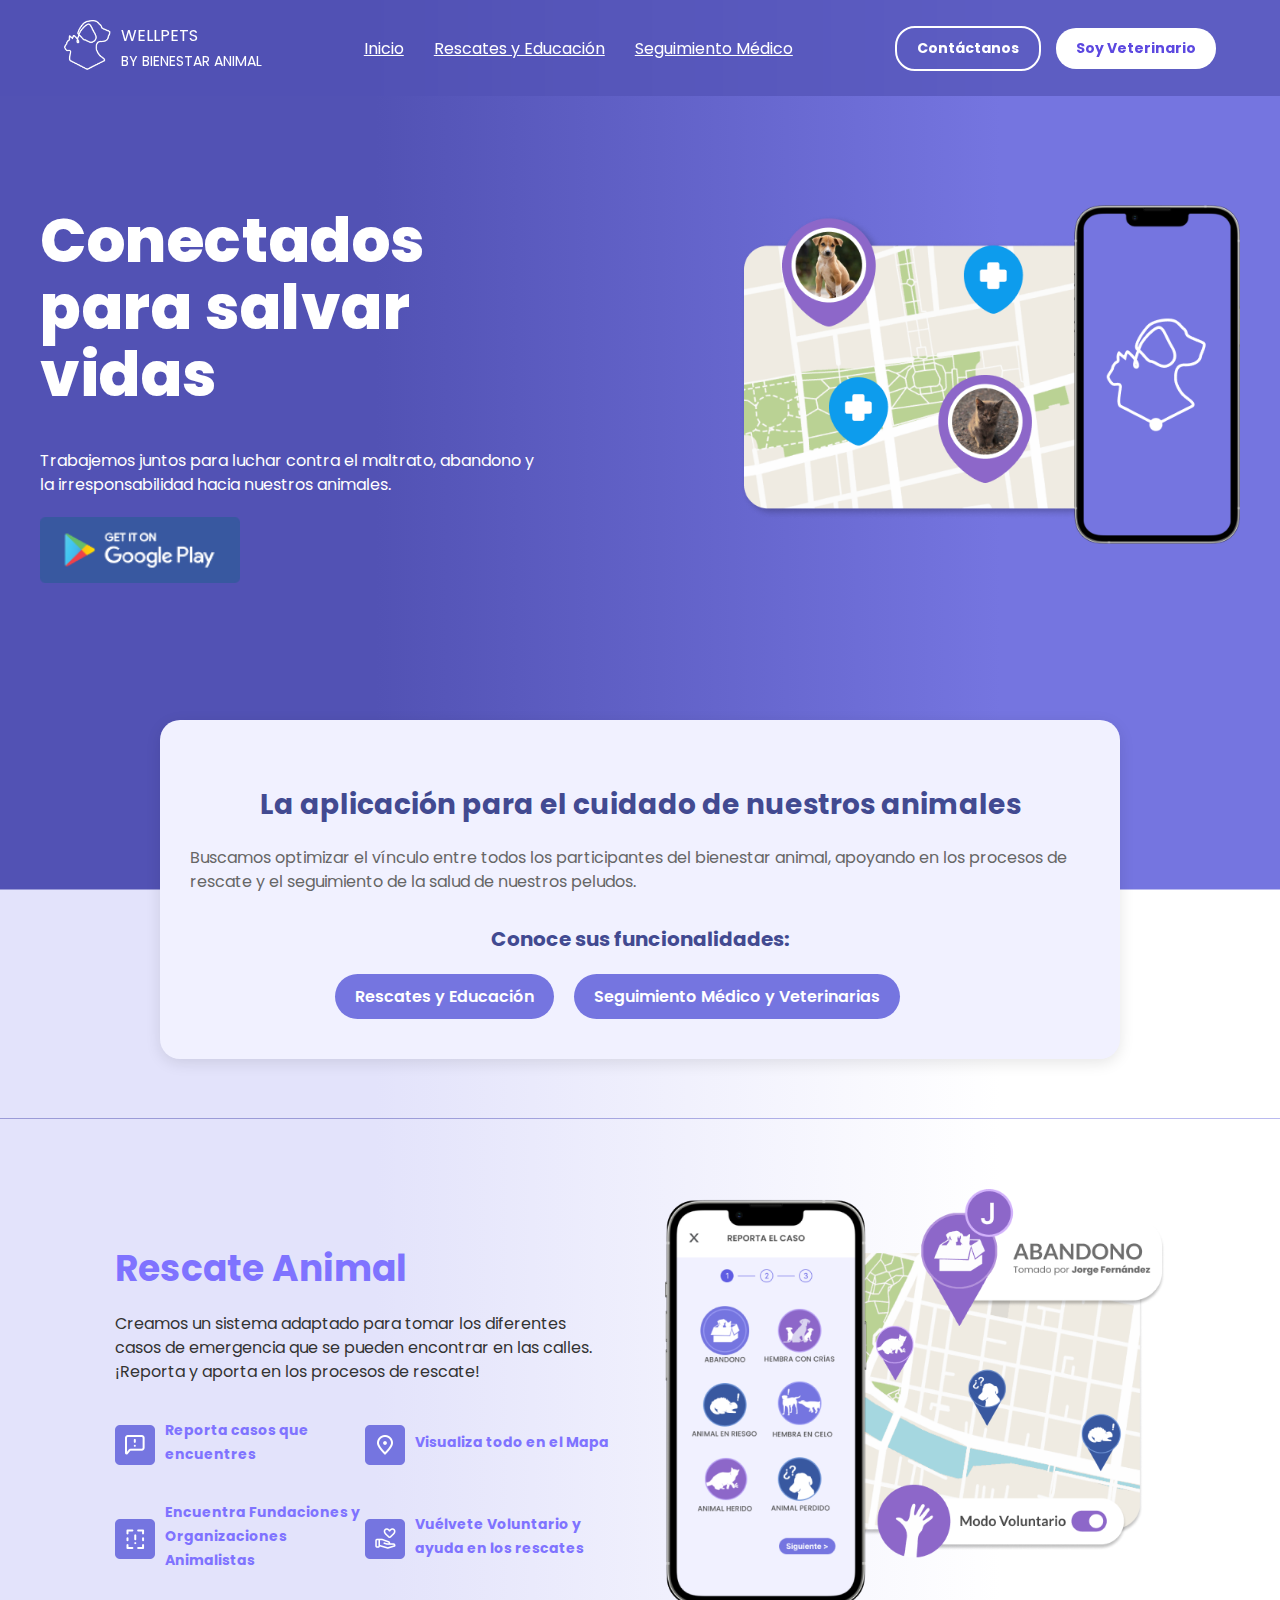
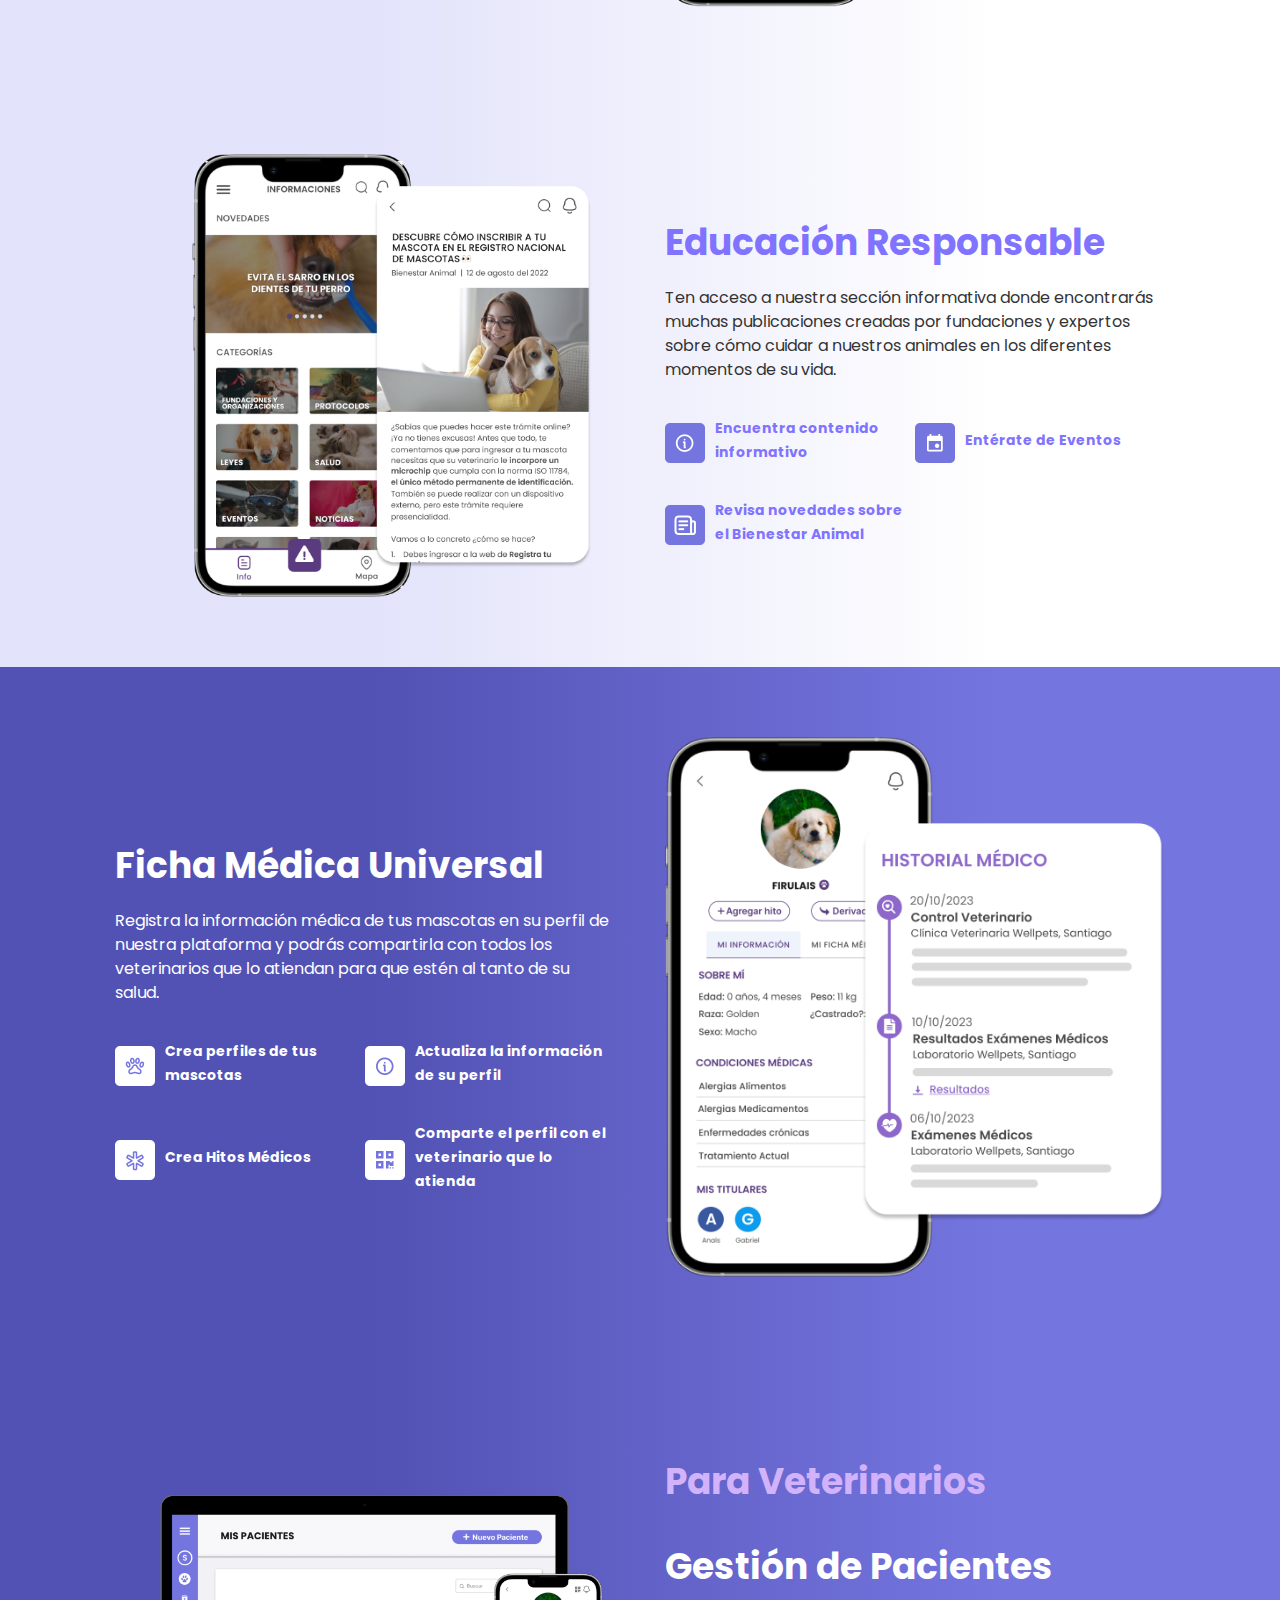
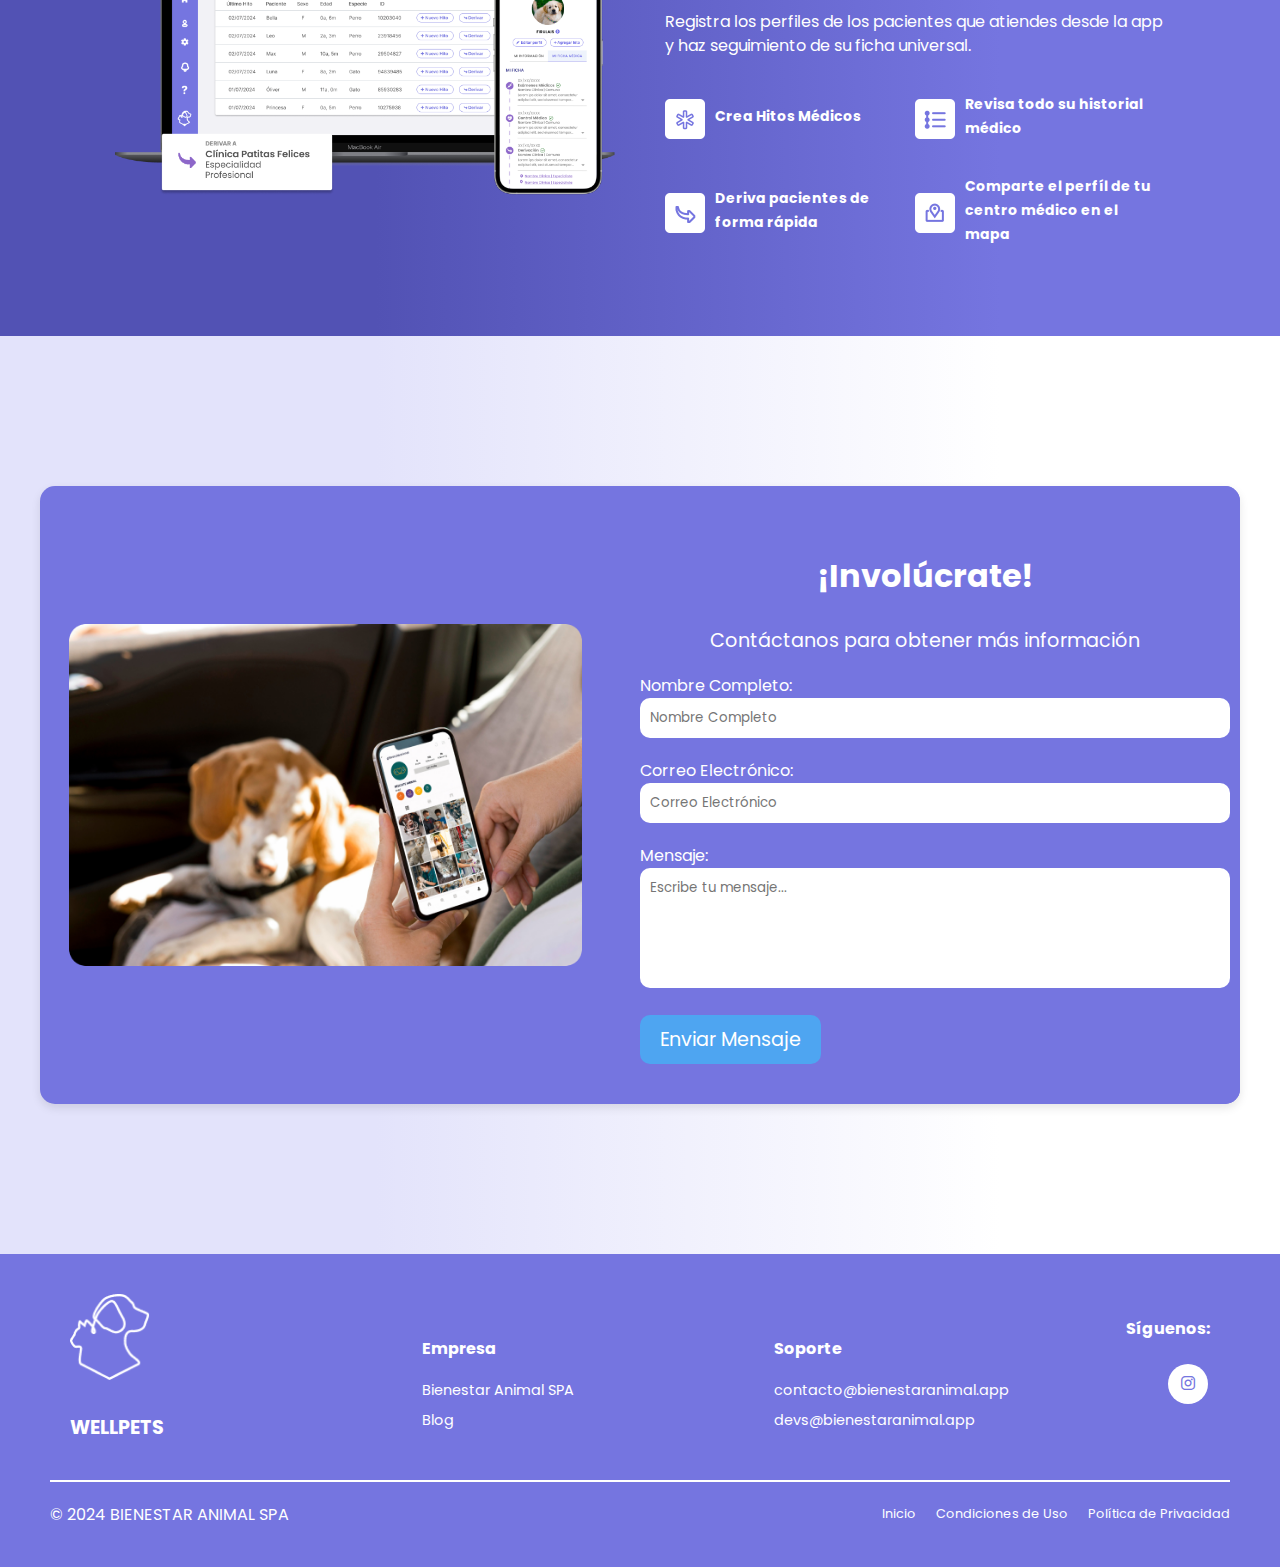
<file: index.html>
<!DOCTYPE html>
<html lang="es">
<head>
    <meta charset="UTF-8">
    <link rel="icon" type="image/png" href="assets/logo_app.ico">
    <meta name="viewport" content="width=device-width, initial-scale=1.0">
    <title>WellPets</title>
    <link href="https://fonts.googleapis.com/css2?family=Roboto:wght@400;700&display=swap" rel="stylesheet">
    <link href="https://fonts.googleapis.com/css2?family=Poppins:wght@400;700&display=swap" rel="stylesheet">
    <link rel="stylesheet" href="https://cdnjs.cloudflare.com/ajax/libs/font-awesome/6.0.0-beta3/css/all.min.css">
    <link rel="stylesheet" href="styles.css">
</head>
<body>
    <header class="header">
        <div class="container">
            <div class="logo">
                <a href="index.html">
                    <img src="assets/Vector.png" alt="Logo Wellpets" class="logo-imagen">
                </a>
                <span>WELLPETS <br><small><a href="https://www.bienestaranimal.app" target="_blank">BY BIENESTAR ANIMAL</a></small></span>
            </div>
            <nav class="nav-menu">
                <a href="#inicio">Inicio</a>
                <a href="#rescates">Rescates y Educación</a>
                <a href="#veterinarios">Seguimiento Médico</a>
            </nav>
            <div class="cta-buttons">
                <a href="#contacto" class="btn contact">Contáctanos</a>
                <a href="vets.html" class="btn login">Soy Veterinario</a>
            </div>
        </div>
    </header>

    <section class="hero" id="inicio">
        <div class="hero-container">
            <div class="hero-card">
                <div class="hero-text">
                    <h1>Conectados para salvar vidas</h1>
                    <p>Trabajemos juntos para luchar contra el maltrato, abandono y la irresponsabilidad hacia nuestros animales.</p>
                    <div class="store-buttons">
                        <a href="#" class="store-button">
                            <img src="assets/playstore.png" alt="Google Play">
                        </a>
                    </div>
                </div>
            </div>

            <div class="hero-card">
                <div class="hero-map">
                    <img src="assets/hero.png" alt="Mapa de ubicación" class="hero-map-image">
                </div>
            </div>
        </div>
    </section>

    <section class="features">
        <div class="features-container">
            <div class="features-content">
                <h2>La aplicación para el cuidado de nuestros animales</h2>
                <p>Buscamos optimizar el vínculo entre todos los participantes del bienestar animal, apoyando en los procesos de rescate y el seguimiento de la salud de nuestros peludos.</p>
                <h3>Conoce sus funcionalidades:</h3>
                <div class="features-buttons">
                    <a href="#rescates" class="btn-feature">Rescates y Educación</a>
                    <a href="#veterinarios" class="btn-feature">Seguimiento Médico y Veterinarias</a>
                </div>
            </div>
        </div>
    </section>

    <section class="features-v2" id="rescates">
        <div class="feature-container">
            <div class="feature-card">
                <div class="feature-text">
                    <h2>Rescate Animal</h2>
                    <p>Creamos un sistema adaptado para tomar los diferentes casos de emergencia que se pueden encontrar en las calles. ¡Reporta y aporta en los procesos de rescate!</p>
                    <div class="feature-icons">
                        <div class="feature-icon">
                            <img src="assets/icon_reporte.png" alt="Reporta casos">
                            <p>Reporta casos que encuentres</p>
                        </div>
                        <div class="feature-icon">
                            <img src="assets/icon_mapa.png" alt="Visualiza en el mapa">
                            <p>Visualiza todo en el Mapa</p>
                        </div>
                        <div class="feature-icon">
                            <img src="assets/icon_fundaciones.png" alt="Encuentra fundaciones">
                            <p>Encuentra Fundaciones y Organizaciones Animalistas</p>
                        </div>
                        <div class="feature-icon">
                            <img src="assets/icon_rescate.png" alt="Vuélvete voluntario">
                            <p>Vuélvete Voluntario y ayuda en los rescates</p>
                        </div>
                    </div>
                </div>
            </div>
    
            <div class="feature-card">
                <div class="feature-image">
                    <img src="assets/rescate.png" alt="Aplicación de rescate animal" class="feature-image-img">
                </div>
            </div>
        </div>
    </section>

    <section class="features-v2">
        <div class="feature-container-v2">
            <div class="feature-card">
                <img src="assets/educacion.png" alt="Imagen de ejemplo izquierda" class="feature-image-img">
            </div>
            <div class="feature-card">
                <div class="feature-text">
                    <h2>Educación Responsable</h2>
                    <p> Ten acceso a nuestra sección informativa donde encontrarás muchas publicaciones creadas por fundaciones y expertos sobre cómo cuidar a nuestros animales en los diferentes momentos de su vida.</p>
                    <div class="feature-icons">
                        <div class="feature-icon">
                            <img src="assets/icon_informativo.png" alt="Icono Informativo">
                            <p>Encuentra contenido informativo</p>
                        </div>
                        <div class="feature-icon">
                            <img src="assets/icon_eventos.png" alt="Icono Eventos">
                            <p>Entérate de Eventos</p>
                        </div>
                        <div class="feature-icon">
                            <img src="assets/icon_novedades.png" alt="Icono Noticias">
                            <p>Revisa novedades sobre el Bienestar Animal</p>
                        </div>
                    </div>
                </div>
            </div>
        </div>
    </section>

    <section class="features-v3" id="veterinarios">
        <div class="feature-container">
            <div class="feature-card">
                <div class="feature-text-v3">
                    <h2>Ficha Médica Universal</h2>
                    <p>Registra la información médica de tus mascotas en su perfil de nuestra plataforma y podrás compartirla con todos los veterinarios que lo atiendan para que estén al tanto de su salud.</p>
                    <div class="feature-icons">
                        <div class="feature-icon-v3">
                            <img src="assets/icon_mascota.png" alt="Reporta casos">
                            <p>Crea perfiles de tus mascotas</p>
                        </div>
                        <div class="feature-icon-v3">
                            <img src="assets/icon_informacion.png" alt="Visualiza en el mapa">
                            <p>Actualiza la información de su perfil</p>
                        </div>
                        <div class="feature-icon-v3">
                            <img src="assets/icon_hito.png" alt="Encuentra fundaciones">
                            <p>Crea Hitos Médicos</p>
                        </div>
                        <div class="feature-icon-v3">
                            <img src="assets/icon_qr.png" alt="Vuélvete voluntario">
                            <p>Comparte el perfil con el veterinario que lo atienda</p>
                        </div>
                    </div>
                </div>
            </div>
    
            <div class="feature-card">
                <div class="feature-image">
                    <img src="assets/ficha.png" alt="Aplicación de rescate animal" class="feature-image-img">
                </div>
            </div>
        </div>
    </section>

    <section class="features-v3">
        <div class="feature-container-v2">
            <div class="feature-card">
                <img src="assets/pacientes.png" alt="Imagen de ejemplo izquierda" class="feature-image-img">
            </div>
            <div class="feature-card">
                <div class="feature-text-v3">
                    <h2 style="color: #D2B2FB;">Para Veterinarios</h2>
                    <h2>Gestión de Pacientes</h2>
                    <p>Registra los perfiles de los pacientes que atiendes desde la app y haz seguimiento de su ficha universal.</p>
                    <div class="feature-icons">
                        <div class="feature-icon-v3">
                            <img src="assets/icon_hito.png" alt="Icono Informativo">
                            <p>Crea Hitos Médicos</p>
                        </div>
                        <div class="feature-icon-v3">
                            <img src="assets/icon_historial.png" alt="Icono Eventos">
                            <p>Revisa todo su historial médico</p>
                        </div>
                        <div class="feature-icon-v3">
                            <img src="assets/icon_derivar.png" alt="Icono Noticias">
                            <p>Deriva pacientes de forma rápida</p>
                        </div>
                        <div class="feature-icon-v3">
                            <img src="assets/icon_centro.png" alt="Icono Noticias">
                            <p>Comparte el perfíl de tu centro médico en el mapa</p>
                        </div>
                    </div>
                </div>
            </div>
        </div>
    </section>

    <section class="features-v4">
        <div class="contact-container">
            <div class="contact-image">
                <img src="assets/rrss.png" alt="Imagen de contacto">
            </div>
    
            <div class="contact-form" id="contacto">
                <h2>¡Involúcrate!</h2>
                <p>Contáctanos para obtener más información</p>
                <form action="https://formspree.io/f/mqakeabq" method="POST">
                    <label for="nombre">Nombre Completo:</label>
                    <input type="text" name="nombre" id="nombre" placeholder="Nombre Completo" required>
    
                    <label for="email">Correo Electrónico:</label>
                    <input type="email" name="email" id="email" placeholder="Correo Electrónico" required>
    
                    <label for="mensaje">Mensaje:</label>
                    <textarea name="message" id="mensaje" placeholder="Escribe tu mensaje..." required></textarea>
    
                    <button type="submit">Enviar Mensaje</button>
                </form>
            </div>
        </div>
    </section>
      

    <footer class="footer">
        <div class="footer-container">
            <div class="footer-logo">
                <a href="index.html">
                    <img src="assets/Vector.png" alt="Logo Wellpets" class="logo-imagen">
                </a>
                <p>WELLPETS</p>
            </div>
      
          <div class="footer-links">
            <h4>Empresa</h4>
            <ul>
                <li><a href="https://www.bienestaranimal.app" target="_blank">Bienestar Animal SPA</a></li>
                <li><a href="#">Blog</a></li>
            </ul>
          </div>
      
          <div class="footer-links">
            <h4>Soporte</h4>
            <ul>
                <li><a href="mailto:contacto@bienestaranimal.app">contacto@bienestaranimal.app</a></li>
                <li><a href="mailto:devs@bienestaranimal.app">devs@bienestaranimal.app</a></li>
            </ul>
          </div>
      
          <div class="footer-social">
            <h4>Síguenos:</h4>
            <ul class="custom-social">
                <!--li><a href="#"><span class="fa fa-brands fa-facebook-f"></span></a></li-->
                <li><a href="https://www.instagram.com/wellpets.app"><span class="fa fa-brands fa-instagram"></span></a></li>
                <!--li><a href="#"><span class="fa fa-brands fa-linkedin"></span></a></li-->
            </ul>
        </div>
        </div>
      
        <div class="footer-bottom">
            <span><a href="https://www.bienestaranimal.app" target="_blank">© 2024 BIENESTAR ANIMAL SPA</a></span>
            <div class="footer-bottom-links">
                <a href="index.html">Inicio</a>
                <a href="condiciones.html">Condiciones de Uso</a>
                <a href="politicas.html">Política de Privacidad</a>
            </div>
        </div>
    </footer>
</body>
</html>
</file>
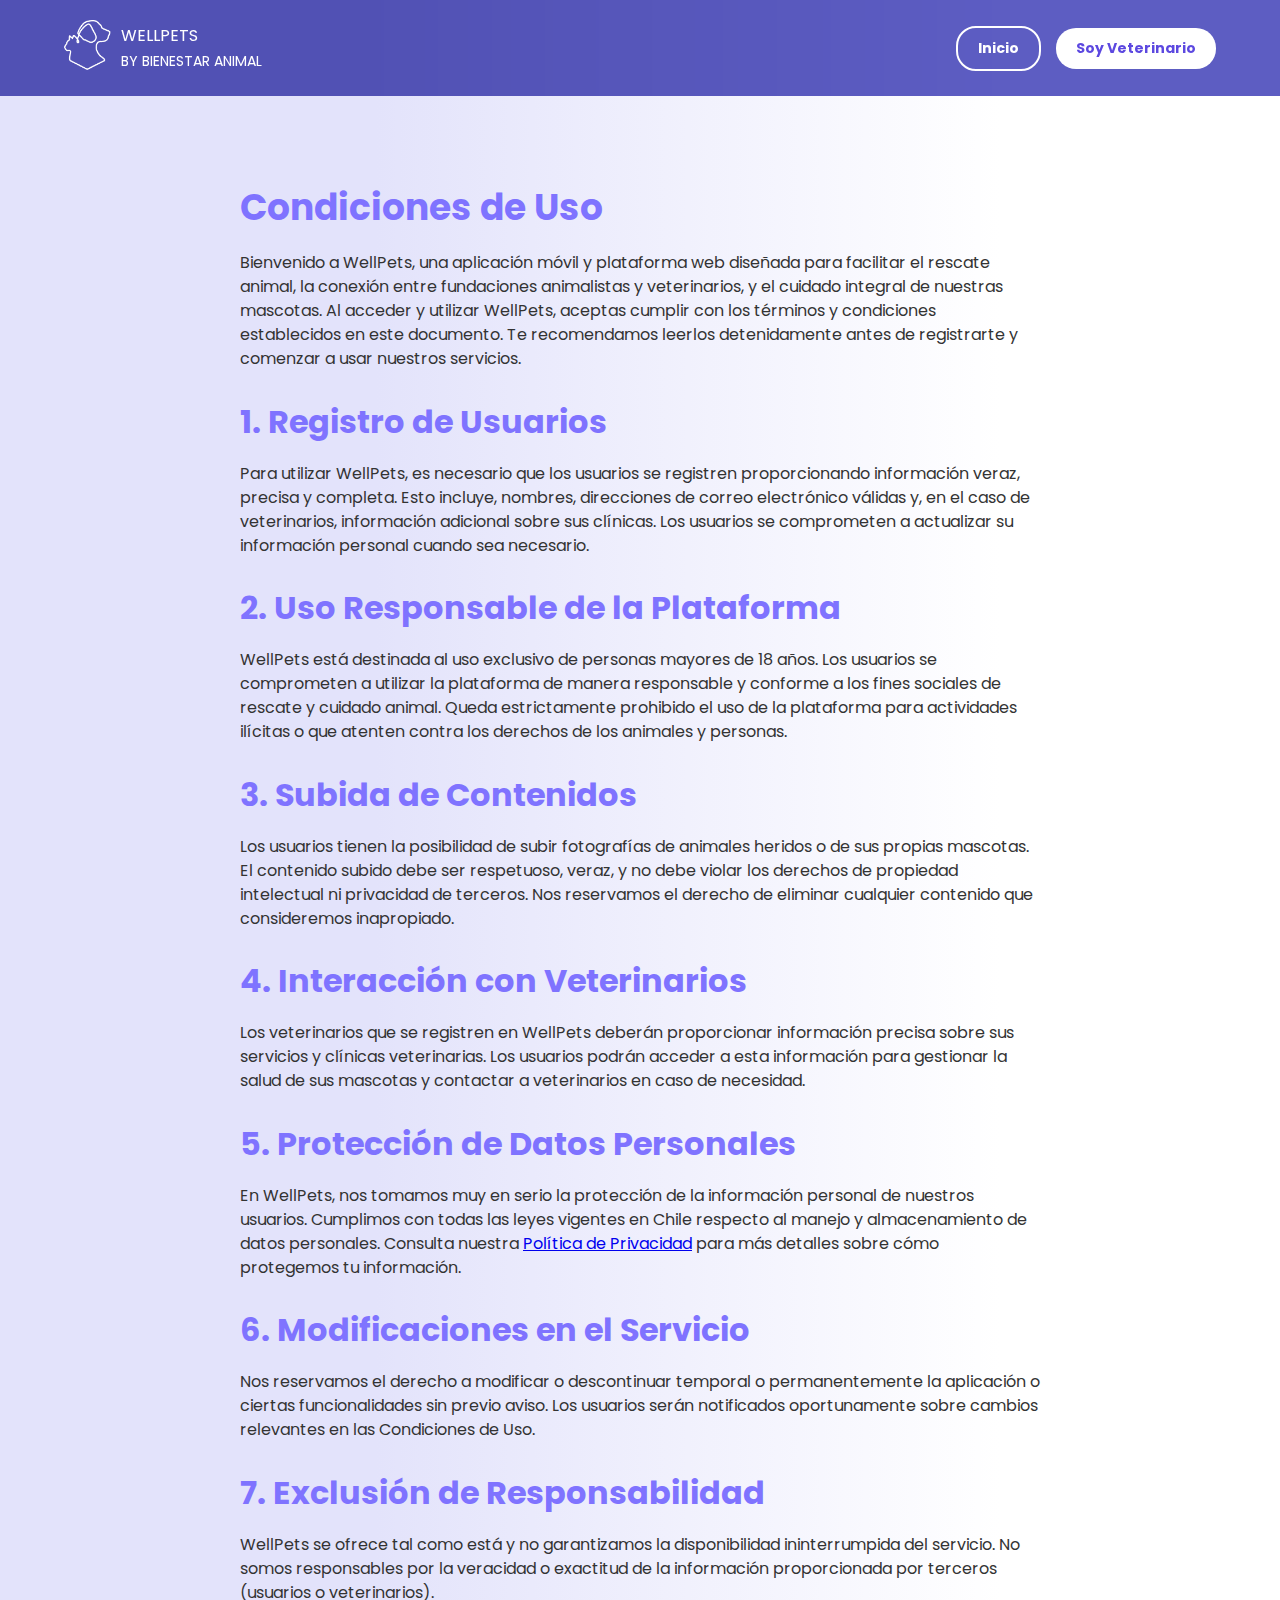
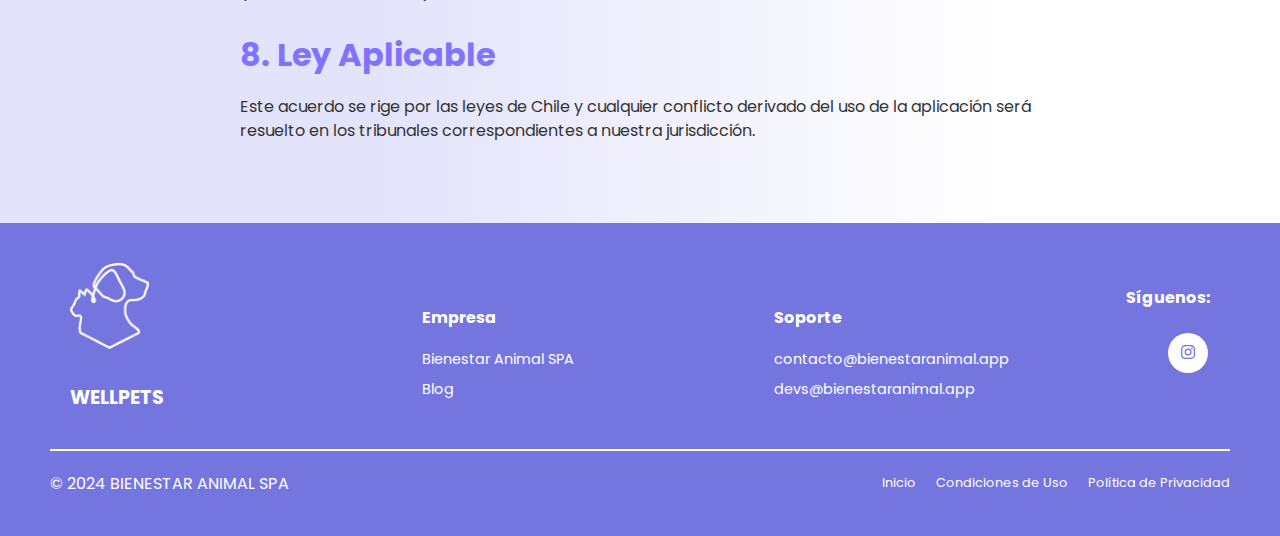
<file: condiciones.html>
<!DOCTYPE html>
<html lang="es">
<head>
    <meta charset="UTF-8">
    <link rel="icon" type="image/png" href="assets/logo_app.ico">
    <meta name="viewport" content="width=device-width, initial-scale=1.0">
    <title>WellPets - Condiciones</title>
    <link href="https://fonts.googleapis.com/css2?family=Roboto:wght@400;700&display=swap" rel="stylesheet">
    <link href="https://fonts.googleapis.com/css2?family=Poppins:wght@400;700&display=swap" rel="stylesheet">
    <link rel="stylesheet" href="https://cdnjs.cloudflare.com/ajax/libs/font-awesome/6.0.0-beta3/css/all.min.css">
    <link rel="stylesheet" href="styles.css">
</head>
<body>
    <header class="header">
        <div class="container">
            <div class="logo">
                <a href="index.html">
                    <img src="assets/Vector.png" alt="Logo Wellpets" class="logo-imagen">
                </a>
                <span>WELLPETS <br><small><a href="https://www.bienestaranimal.app" target="_blank"> BY BIENESTAR ANIMAL</a></small></span>
            </div>
            <div class="cta-buttons">
                <a href="index.html" class="btn contact">Inicio</a>
                <a href="vets.html" class="btn login">Soy Veterinario</a>
            </div>
        </div>
    </header>

    <section class="features-v2">
        <div class="feature-container">
            <div class="feature-text-v2">
            <h1>Condiciones de Uso</h1>
            <p>Bienvenido a WellPets, una aplicación móvil y plataforma web diseñada para facilitar el rescate animal, la conexión entre fundaciones animalistas y veterinarios, y el cuidado integral de nuestras mascotas. Al acceder y utilizar WellPets, aceptas cumplir con los términos y condiciones establecidos en este documento. Te recomendamos leerlos detenidamente antes de registrarte y comenzar a usar nuestros servicios.</p>

            <h2>1. Registro de Usuarios</h2>
            <p>Para utilizar WellPets, es necesario que los usuarios se registren proporcionando información veraz, precisa y completa. Esto incluye, nombres, direcciones de correo electrónico válidas y, en el caso de veterinarios, información adicional sobre sus clínicas. Los usuarios se comprometen a actualizar su información personal cuando sea necesario.</p>

            <h2>2. Uso Responsable de la Plataforma</h2>
            <p>WellPets está destinada al uso exclusivo de personas mayores de 18 años. Los usuarios se comprometen a utilizar la plataforma de manera responsable y conforme a los fines sociales de rescate y cuidado animal. Queda estrictamente prohibido el uso de la plataforma para actividades ilícitas o que atenten contra los derechos de los animales y personas.</p>

            <h2>3. Subida de Contenidos</h2>
            <p>Los usuarios tienen la posibilidad de subir fotografías de animales heridos o de sus propias mascotas. El contenido subido debe ser respetuoso, veraz, y no debe violar los derechos de propiedad intelectual ni privacidad de terceros. Nos reservamos el derecho de eliminar cualquier contenido que consideremos inapropiado.</p>

            <h2>4. Interacción con Veterinarios</h2>
            <p>Los veterinarios que se registren en WellPets deberán proporcionar información precisa sobre sus servicios y clínicas veterinarias. Los usuarios podrán acceder a esta información para gestionar la salud de sus mascotas y contactar a veterinarios en caso de necesidad.</p>

            <h2>5. Protección de Datos Personales</h2>
            <p>En WellPets, nos tomamos muy en serio la protección de la información personal de nuestros usuarios. Cumplimos con todas las leyes vigentes en Chile respecto al manejo y almacenamiento de datos personales. Consulta nuestra <a href="politicas.html">Política de Privacidad</a> para más detalles sobre cómo protegemos tu información.</p>

            <h2>6. Modificaciones en el Servicio</h2>
            <p>Nos reservamos el derecho a modificar o descontinuar temporal o permanentemente la aplicación o ciertas funcionalidades sin previo aviso. Los usuarios serán notificados oportunamente sobre cambios relevantes en las Condiciones de Uso.</p>

            <h2>7. Exclusión de Responsabilidad</h2>
            <p>WellPets se ofrece tal como está y no garantizamos la disponibilidad ininterrumpida del servicio. No somos responsables por la veracidad o exactitud de la información proporcionada por terceros (usuarios o veterinarios).</p>

            <h2>8. Ley Aplicable</h2>
            <p>Este acuerdo se rige por las leyes de Chile y cualquier conflicto derivado del uso de la aplicación será resuelto en los tribunales correspondientes a nuestra jurisdicción.</p>
        </div>
        </div>
    </section>

    <footer class="footer">
        <div class="footer-container">
            <div class="footer-logo">
                <a href="index.html">
                    <img src="assets/Vector.png" alt="Logo Wellpets" class="logo-imagen">
                </a>
                <p>WELLPETS</p>
            </div>
      
          <div class="footer-links">
            <h4>Empresa</h4>
            <ul>
                <li><a href="https://www.bienestaranimal.app" target="_blank">Bienestar Animal SPA</a></li>
                <li><a href="#">Blog</a></li>
            </ul>
          </div>
      
          <div class="footer-links">
            <h4>Soporte</h4>
            <ul>
                <li><a href="mailto:contacto@bienestaranimal.app">contacto@bienestaranimal.app</a></li>
                <li><a href="mailto:devs@bienestaranimal.app">devs@bienestaranimal.app</a></li>
            </ul>
          </div>
      
          <div class="footer-social">
            <h4>Síguenos:</h4>
            <ul class="custom-social">
                <!--li><a href="#"><span class="fa fa-brands fa-facebook-f"></span></a></li-->
                <li><a href="https://www.instagram.com/wellpets.app"><span class="fa fa-brands fa-instagram"></span></a></li>
                <!--li><a href="#"><span class="fa fa-brands fa-linkedin"></span></a></li-->
            </ul>
        </div>
        </div>
      
        <div class="footer-bottom">
            <span><a href="https://www.bienestaranimal.app" target="_blank">© 2024 BIENESTAR ANIMAL SPA</a></span>
            <div class="footer-bottom-links">
                <a href="index.html">Inicio</a>
                <a href="condiciones.html">Condiciones de Uso</a>
                <a href="politicas.html">Política de Privacidad</a>
            </div>
        </div>
    </footer>
</body>
</html>
</file>
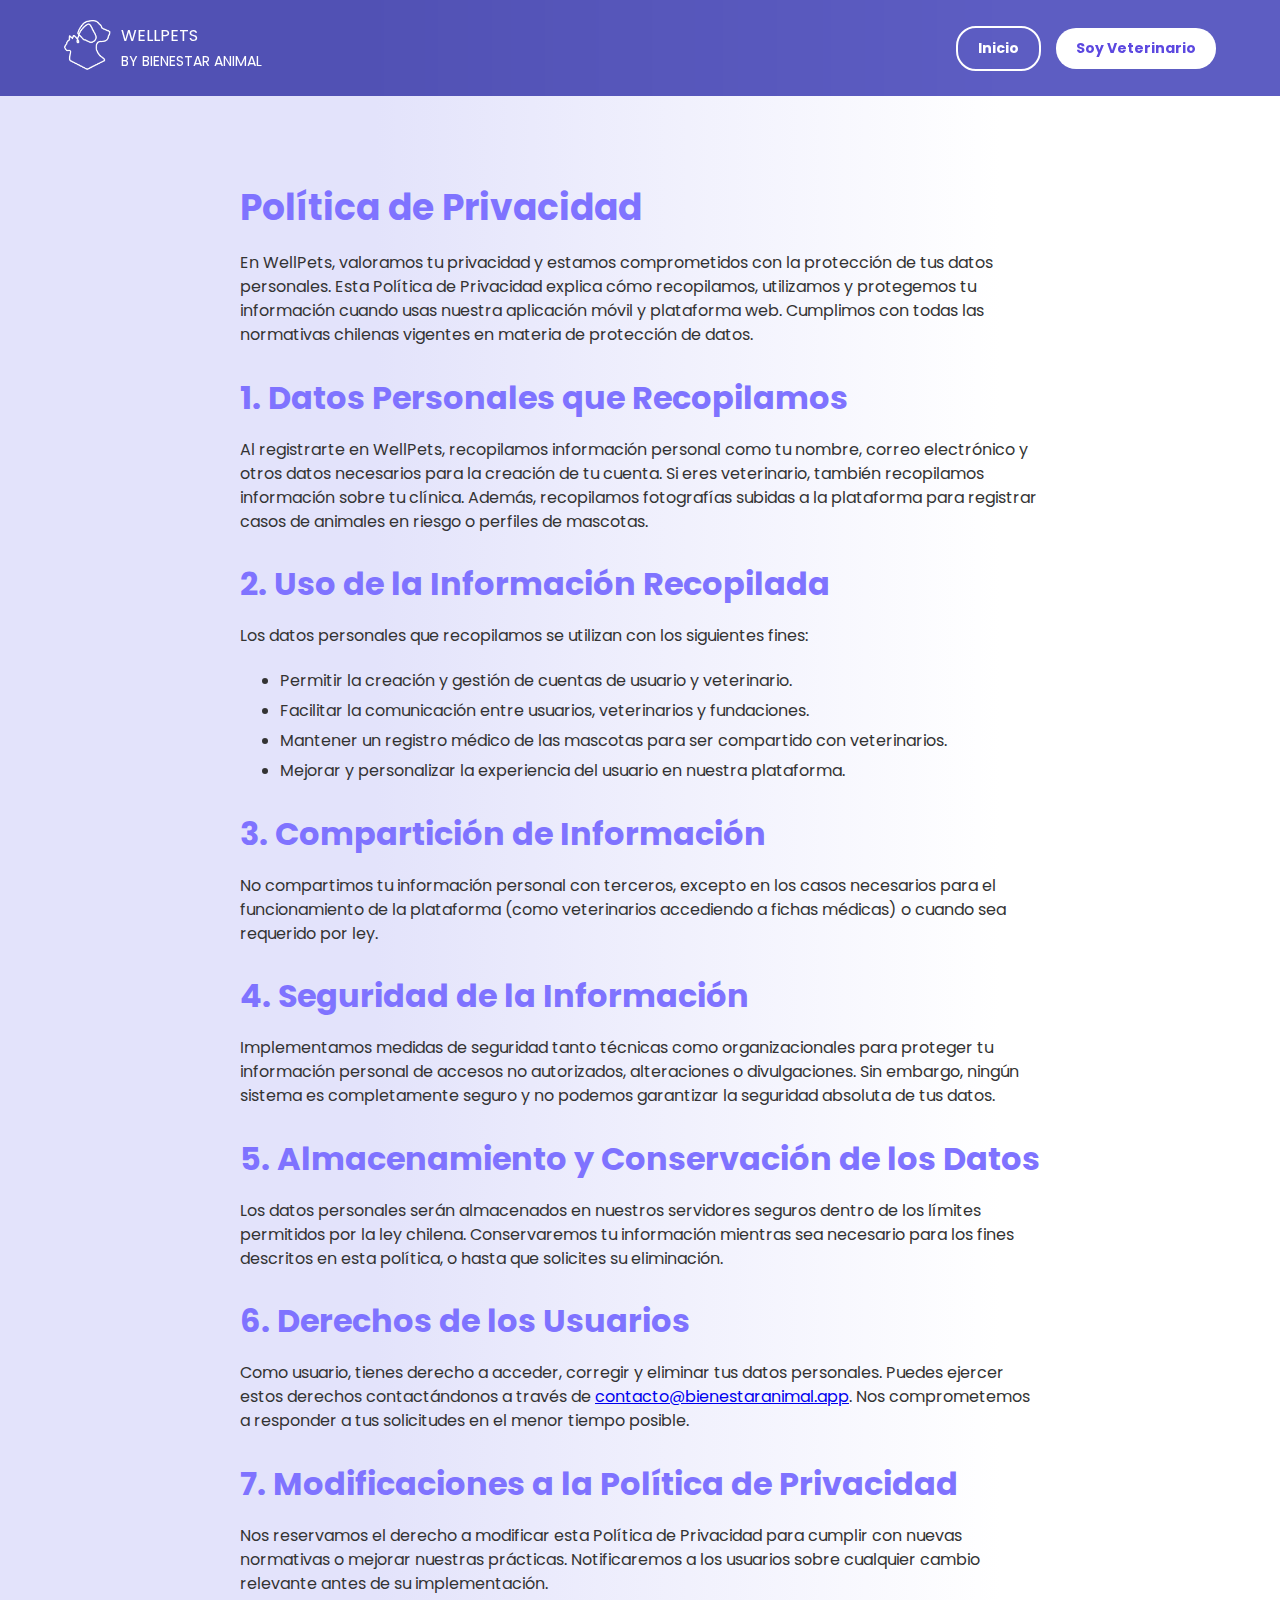
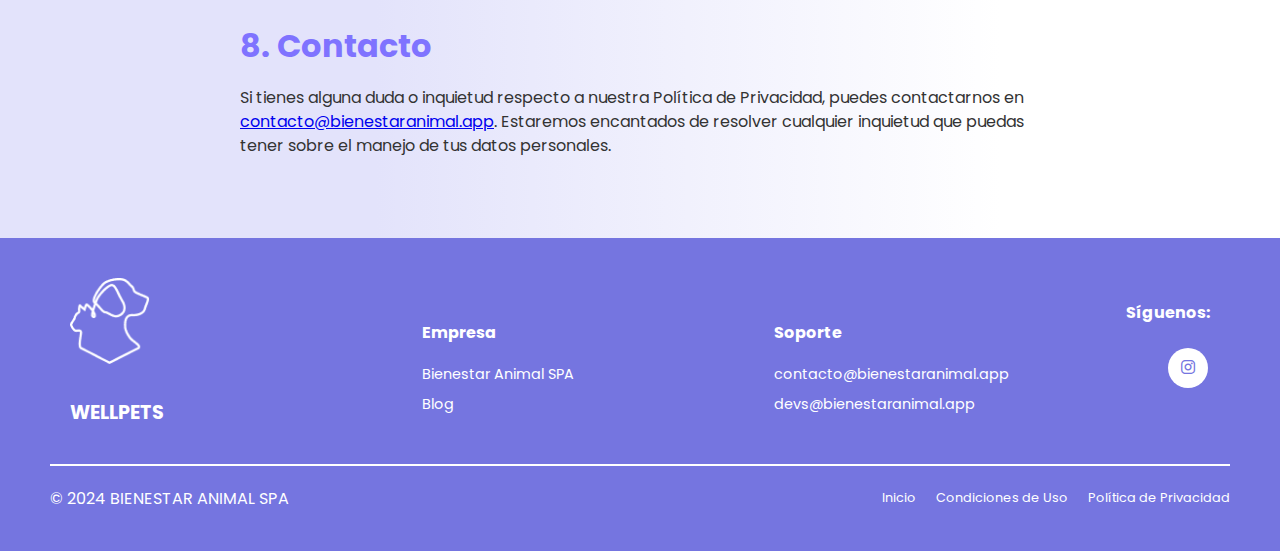
<file: politicas.html>
<!DOCTYPE html>
<html lang="es">
<head>
    <meta charset="UTF-8">
    <link rel="icon" type="image/png" href="assets/logo_app.ico">
    <meta name="viewport" content="width=device-width, initial-scale=1.0">
    <title>WellPets - Privacidad</title>
    <link href="https://fonts.googleapis.com/css2?family=Roboto:wght@400;700&display=swap" rel="stylesheet">
    <link href="https://fonts.googleapis.com/css2?family=Poppins:wght@400;700&display=swap" rel="stylesheet">
    <link rel="stylesheet" href="https://cdnjs.cloudflare.com/ajax/libs/font-awesome/6.0.0-beta3/css/all.min.css">
    <link rel="stylesheet" href="styles.css">
</head>
<body>
    <header class="header">
        <div class="container">
            <div class="logo">
                <a href="index.html">
                    <img src="assets/Vector.png" alt="Logo Wellpets" class="logo-imagen">
                </a>
                <span>WELLPETS <br><small><a href="https://www.bienestaranimal.app" target="_blank">BY BIENESTAR ANIMAL</a></small></span>
            </div>
            <div class="cta-buttons">
                <a href="index.html" class="btn contact">Inicio</a>
                <a href="vets.html" class="btn login">Soy Veterinario</a>
            </div>
        </div>
    </header>

    <section class="features-v2">
        <div class="feature-container">
            <div class="feature-text-v2">
                <h1>Política de Privacidad</h1>
                <p>En WellPets, valoramos tu privacidad y estamos comprometidos con la protección de tus datos personales. Esta Política de Privacidad explica cómo recopilamos, utilizamos y protegemos tu información cuando usas nuestra aplicación móvil y plataforma web. Cumplimos con todas las normativas chilenas vigentes en materia de protección de datos.</p>

                <h2>1. Datos Personales que Recopilamos</h2>
                <p>Al registrarte en WellPets, recopilamos información personal como tu nombre, correo electrónico y otros datos necesarios para la creación de tu cuenta. Si eres veterinario, también recopilamos información sobre tu clínica. Además, recopilamos fotografías subidas a la plataforma para registrar casos de animales en riesgo o perfiles de mascotas.</p>

                <h2>2. Uso de la Información Recopilada</h2>
                <p>Los datos personales que recopilamos se utilizan con los siguientes fines:</p>
                <ul>
                    <li>Permitir la creación y gestión de cuentas de usuario y veterinario.</li>
                    <li>Facilitar la comunicación entre usuarios, veterinarios y fundaciones.</li>
                    <li>Mantener un registro médico de las mascotas para ser compartido con veterinarios.</li>
                    <li>Mejorar y personalizar la experiencia del usuario en nuestra plataforma.</li>
                </ul>

                <h2>3. Compartición de Información</h2>
                <p>No compartimos tu información personal con terceros, excepto en los casos necesarios para el funcionamiento de la plataforma (como veterinarios accediendo a fichas médicas) o cuando sea requerido por ley.</p>

                <h2>4. Seguridad de la Información</h2>
                <p>Implementamos medidas de seguridad tanto técnicas como organizacionales para proteger tu información personal de accesos no autorizados, alteraciones o divulgaciones. Sin embargo, ningún sistema es completamente seguro y no podemos garantizar la seguridad absoluta de tus datos.</p>

                <h2>5. Almacenamiento y Conservación de los Datos</h2>
                <p>Los datos personales serán almacenados en nuestros servidores seguros dentro de los límites permitidos por la ley chilena. Conservaremos tu información mientras sea necesario para los fines descritos en esta política, o hasta que solicites su eliminación.</p>

                <h2>6. Derechos de los Usuarios</h2>
                <p>Como usuario, tienes derecho a acceder, corregir y eliminar tus datos personales. Puedes ejercer estos derechos contactándonos a través de <a href="mailto:contacto@bienestaranimal.app">contacto@bienestaranimal.app</a>. Nos comprometemos a responder a tus solicitudes en el menor tiempo posible.</p>

                <h2>7. Modificaciones a la Política de Privacidad</h2>
                <p>Nos reservamos el derecho a modificar esta Política de Privacidad para cumplir con nuevas normativas o mejorar nuestras prácticas. Notificaremos a los usuarios sobre cualquier cambio relevante antes de su implementación.</p>

                <h2>8. Contacto</h2>
                <p>Si tienes alguna duda o inquietud respecto a nuestra Política de Privacidad, puedes contactarnos en <a href="mailto:contacto@bienestaranimal.app">contacto@bienestaranimal.app</a>. Estaremos encantados de resolver cualquier inquietud que puedas tener sobre el manejo de tus datos personales.</p>
            </div>
        </div>
    </section>

    <footer class="footer">
        <div class="footer-container">
            <div class="footer-logo">
                <a href="index.html">
                    <img src="assets/Vector.png" alt="Logo Wellpets" class="logo-imagen">
                </a>
                <p>WELLPETS</p>
            </div>
      
          <div class="footer-links">
            <h4>Empresa</h4>
            <ul>
                <li><a href="https://www.bienestaranimal.app" target="_blank">Bienestar Animal SPA</a></li>
                <li><a href="#">Blog</a></li>
            </ul>
          </div>
      
          <div class="footer-links">
            <h4>Soporte</h4>
            <ul>
                <li><a href="mailto:contacto@bienestaranimal.app">contacto@bienestaranimal.app</a></li>
                <li><a href="mailto:devs@bienestaranimal.app">devs@bienestaranimal.app</a></li>
            </ul>
          </div>
      
          <div class="footer-social">
            <h4>Síguenos:</h4>
            <ul class="custom-social">
                <!--li><a href="#"><span class="fa fa-brands fa-facebook-f"></span></a></li-->
                <li><a href="https://www.instagram.com/wellpets.app"><span class="fa fa-brands fa-instagram"></span></a></li>
                <!--li><a href="#"><span class="fa fa-brands fa-linkedin"></span></a></li-->
            </ul>
        </div>
        </div>
      
        <div class="footer-bottom">
            <span><a href="https://www.bienestaranimal.app" target="_blank">© 2024 BIENESTAR ANIMAL SPA</a></span>
            <div class="footer-bottom-links">
                <a href="index.html">Inicio</a>
                <a href="condiciones.html">Condiciones de Uso</a>
                <a href="politicas.html">Política de Privacidad</a>
            </div>
        </div>
    </footer>
</body>
</html>
</file>
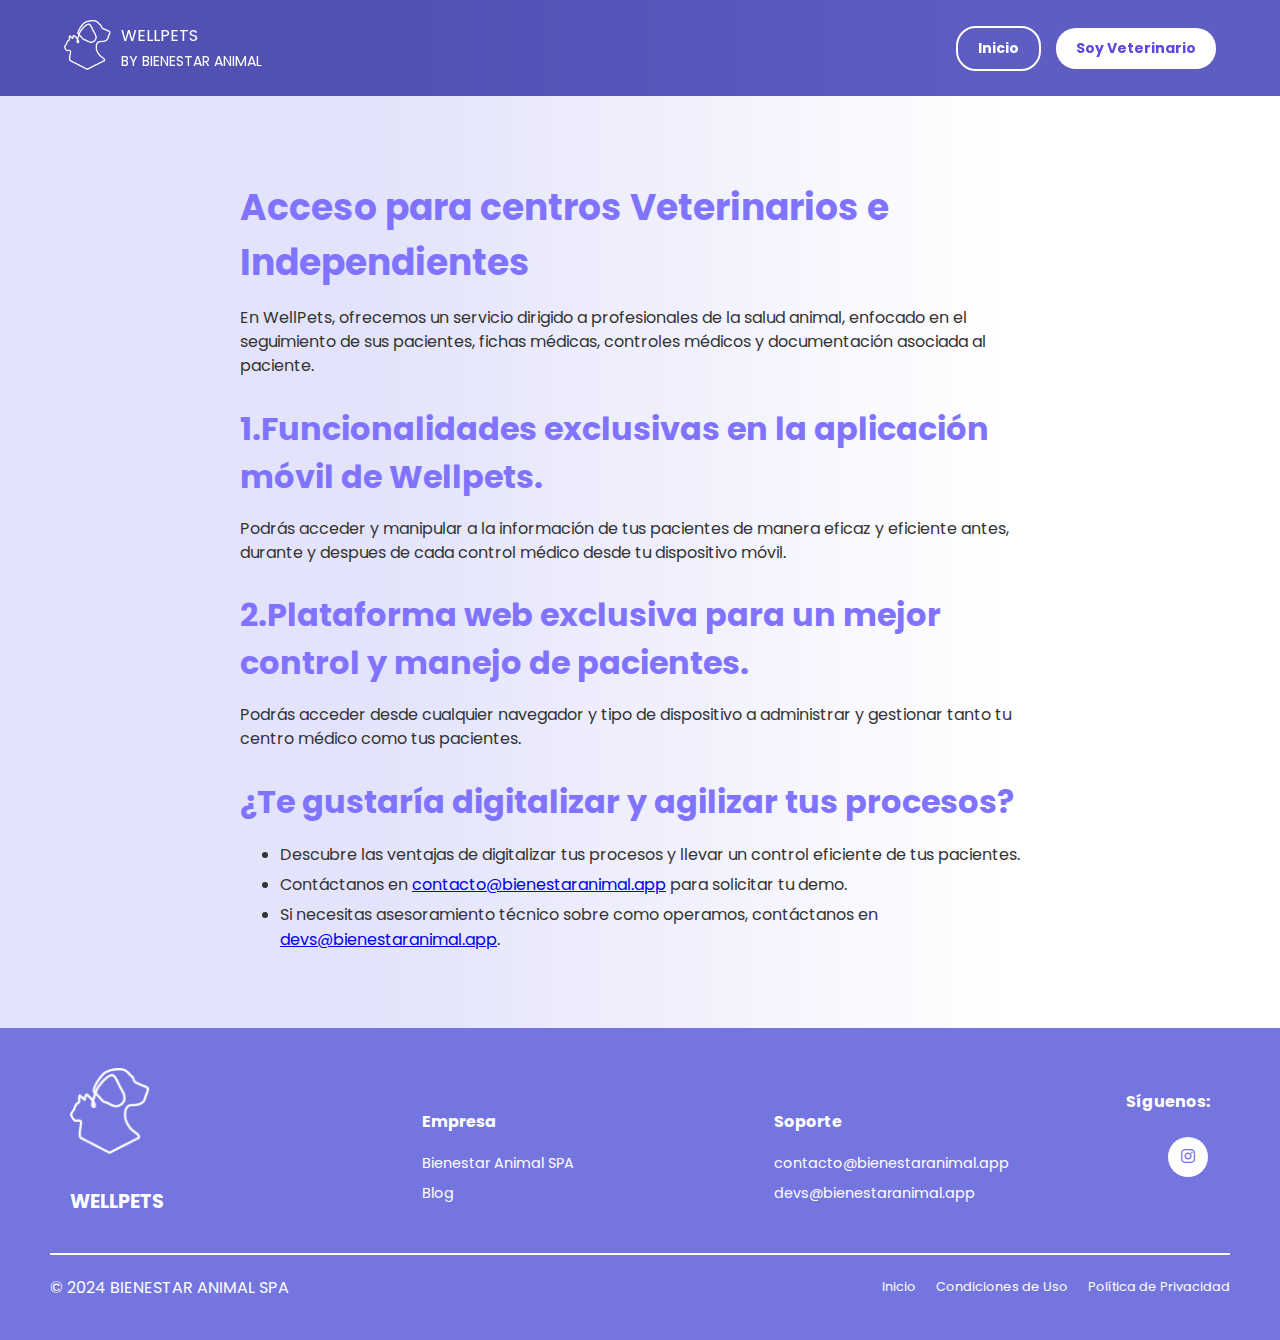
<file: vets.html>
<!DOCTYPE html>
<html lang="es">
<head>
    <meta charset="UTF-8">
    <link rel="icon" type="image/png" href="assets/logo_app.ico">
    <meta name="viewport" content="width=device-width, initial-scale=1.0">
    <title>WellPets - Veterinarios</title>
    <link href="https://fonts.googleapis.com/css2?family=Roboto:wght@400;700&display=swap" rel="stylesheet">
    <link href="https://fonts.googleapis.com/css2?family=Poppins:wght@400;700&display=swap" rel="stylesheet">
    <link rel="stylesheet" href="https://cdnjs.cloudflare.com/ajax/libs/font-awesome/6.0.0-beta3/css/all.min.css">
    <link rel="stylesheet" href="styles.css">
</head>
<body>
    <header class="header">
        <div class="container">
            <div class="logo">
                <a href="index.html">
                    <img src="assets/Vector.png" alt="Logo Wellpets" class="logo-imagen">
                </a>
                <span>WELLPETS <br><small><a href="https://www.bienestaranimal.app" target="_blank">BY BIENESTAR ANIMAL</a></small></span>
            </div>
            <div class="cta-buttons">
                <a href="index.html" class="btn contact">Inicio</a>
                <a href="vets.html" class="btn login">Soy Veterinario</a>
            </div>
        </div>
    </header>

    <section class="features-v2">
        <div class="feature-container">
            <div class="feature-text-v2">
                <h1>Acceso para centros Veterinarios e Independientes</h1>
                <p>En WellPets, ofrecemos un servicio dirigido a profesionales de la salud animal, enfocado en el seguimiento de sus pacientes, fichas médicas, controles médicos y documentación asociada al paciente.</p>

                <h2>1.Funcionalidades exclusivas en la aplicación móvil de Wellpets.</h2>
                <p>Podrás acceder y manipular a la información de tus pacientes de manera eficaz y eficiente antes, durante y despues de cada control médico desde tu dispositivo móvil.</p>

                <h2>2.Plataforma web exclusiva para un mejor control y manejo de pacientes.</h2>
                <p>Podrás acceder desde cualquier navegador y tipo de dispositivo a administrar y gestionar tanto tu centro médico como tus pacientes.</p>

                <h2>¿Te gustaría digitalizar y agilizar tus procesos?</h2>
                <ul>
                    <li>Descubre las ventajas de digitalizar tus procesos y llevar un control eficiente de tus pacientes.</li>
                    <li>Contáctanos en <a href="mailto:contacto@bienestaranimal.app">contacto@bienestaranimal.app</a> para solicitar tu demo.</li>
                    <li>Si necesitas asesoramiento técnico sobre como operamos, contáctanos en <a href="mailto:devs@bienestaranimal.app">devs@bienestaranimal.app</a>.</li>
                    
                </ul>
            </div>
        </div>
    </section>

    <footer class="footer">
        <div class="footer-container">
            <div class="footer-logo">
                <a href="index.html">
                    <img src="assets/Vector.png" alt="Logo Wellpets" class="logo-imagen">
                </a>
                <p>WELLPETS</p>
            </div>
      
          <div class="footer-links">
            <h4>Empresa</h4>
            <ul>
                <li><a href="https://www.bienestaranimal.app" target="_blank">Bienestar Animal SPA</a></li>
                <li><a href="#">Blog</a></li>
            </ul>
          </div>
      
          <div class="footer-links">
            <h4>Soporte</h4>
            <ul>
                <li><a href="mailto:contacto@bienestaranimal.app">contacto@bienestaranimal.app</a></li>
                <li><a href="mailto:devs@bienestaranimal.app">devs@bienestaranimal.app</a></li>
            </ul>
          </div>
      
          <div class="footer-social">
            <h4>Síguenos:</h4>
            <ul class="custom-social">
                <!--li><a href="#"><span class="fa fa-brands fa-facebook-f"></span></a></li-->
                <li><a href="https://www.instagram.com/wellpets.app"><span class="fa fa-brands fa-instagram"></span></a></li>
                <!--li><a href="#"><span class="fa fa-brands fa-linkedin"></span></a></li-->
            </ul>
        </div>
        </div>
      
        <div class="footer-bottom">
            <span><a href="https://www.bienestaranimal.app" target="_blank">© 2024 BIENESTAR ANIMAL SPA</a></span>
            <div class="footer-bottom-links">
                <a href="index.html">Inicio</a>
                <a href="condiciones.html">Condiciones de Uso</a>
                <a href="politicas.html">Política de Privacidad</a>
            </div>
        </div>
    </footer>
</body>
</html>
</file>
<file: styles.css>
/* General Styles */
html {
    scroll-behavior: smooth;
}

body {
    margin: 0;
    font-family: 'Poppins', sans-serif;
    background: linear-gradient(270deg, #7575E0 21.87%, #5252B4 70.64%);
    color: #FFFFFF;
}

body p {
    font-family: 'Poppins', sans-serif;
    font-size: 18px;
    font-weight: 400;
    line-height: 24px;
    text-align: left;
}

.container {
    width: 90%;
    max-width: 1200px;
    margin: 0 auto;
    display: flex;
    justify-content: space-between;
    align-items: center;
}

.header {
    padding: 20px 0;
    position: sticky;
    top: 0;
    z-index: 1000;
    background-color: #5252b4af;
    backdrop-filter: blur(10px);
    -webkit-backdrop-filter: blur(10px);
    transition: background-color 0.3s ease, backdrop-filter 0.3s ease;
}

.logo {
    display: flex;
    align-items: center;
}

.logo img {
    height: 50px;
    margin-right: 10px;
}

.nav-menu {
    display: flex;
    gap: 30px;
}

.nav-menu a {
    color: #FFFFFF;
    font-size: 16px;
}

.logo a {
    color: #FFFFFF;
    font-size: 14px;
    text-decoration: none;
}

.logo a:hover {
    text-decoration: underline;
}

/* Estilos generales para los botones y el menú */
.cta-buttons {
    display: flex;
    gap: 15px;
    align-items: center;
}

.btn {
    padding: 10px 20px;
    border-radius: 20px;
    font-size: 14px;
    text-align: center;
    text-decoration: none;
    font-weight: bold;
    display: inline-block;
}

.btn.contact {
    border: 2px solid #FFFFFF;
    color: #FFFFFF;
    background-color: transparent;
}

.btn.login {
    background-color: #FFFFFF;
    color: #5C48E0;
}

/* Hero Section */
.hero {
    display: flex;
    align-items: center;
    justify-content: center;
    padding: 50px 0;
    text-align: left;
}

.hero-container {
    margin: 20px;
    display: flex;
    align-items: center;
    justify-content: space-between;
    flex-wrap: wrap;
    width: 100%;
    max-width: 1200px;
}

.hero-card {
    background: transparent;
    flex: 1;
    max-width: 500px;
    display: flex;
    justify-content: center;
    align-items: center;
    box-sizing: border-box;
}

.hero-map {
    width: 100%;
    max-width: 100%;
}

.hero-map-image {
    width: 100%;
    height: auto;
    border-radius: 20px;
}

.hero-text {
    flex: 1;
    max-width: 500px;
    text-align: left;
}

.hero-text h1 {
    font-family: 'Poppins', sans-serif;
    font-size: 61.04px;
    font-weight: 800;
    line-height: 67px;
    letter-spacing: 0.61px;
}

.hero-text p {
    font-size: 16px;
    margin-bottom: 20px;
}

.store-buttons {
    display: flex;
    gap: 15px;
}

.store-buttons img {
    width: 200px;
    height: auto;
    transition: transform 0.3s ease;
}

.store-buttons img:hover {
    transform: scale(1.05);
}

/* Features Section */
.features {
    background:
        linear-gradient(270deg, #7575E0 21.87%, #5252B4 70.64%) top left/100% 50% no-repeat,
        linear-gradient(270deg, #FFFFFF 21.87%, #E3E3FB 70.64%) bottom left/100% 50% no-repeat;
    padding: 60px 20px;
    display: flex;
    justify-content: center;
    position: relative;
}

.features-container {
    background-color: #F1F1FF;
    border-radius: 20px;
    padding: 40px 30px;
    box-shadow: 0 4px 15px rgba(0, 0, 0, 0.1);
    max-width: 900px;
    width: 100%;
    text-align: center;
    position: relative;
    z-index: 1;
}

.features-content h2 {
    color: #424A91;
    font-size: 28px;
    margin-bottom: 20px;
}

.features-content p {
    color: #666666;
    font-size: 16px;
    margin-bottom: 30px;
}

.features-content h3 {
    color: #424A91;
    font-size: 20px;
    margin-bottom: 20px;
}

.features-buttons {
    display: flex;
    max-width: 95%;
    justify-content: center;
    gap: 20px;
    flex-wrap: wrap;
}

.btn-feature {
    background-color: #7575E0;
    color: #FFFFFF;
    padding: 10px 20px;
    border-radius: 30px;
    text-decoration: none;
    font-weight: 600;
    transition: background-color 0.3s ease;
}

.btn-feature:hover {
    background-color: #5C48E0;
}

/* Features V2 Section */
.features-v2 {
    background: linear-gradient(270deg, #FFFFFF 21.87%, #E3E3FB 70.64%);
    padding: 60px 20px;
    display: flex;
    justify-content: center;
    position: relative;
}

.feature-container {
    display: flex;
    justify-content: center;
    align-items: center;
    flex-wrap: wrap;
    gap: 30px;
    width: 90%;
    max-width: 1200px;
}

.feature-container-v2 {
    display: flex;
    justify-content: center;
    align-items: center;
    flex-wrap: wrap;
    gap: 30px;
    width: 90%;
    max-width: 1200px;
}

.feature-card {
    flex: 1;
    max-width: 500px;
    background: transparent;
    margin: 10px;
    display: flex;
    justify-content: center;
    align-items: center;
    text-align: left;
    box-sizing: border-box;
}

.feature-image {
    width: 100%;
    max-width: 100%;
}

.feature-image-img {
    width: 100%;
    height: auto;
    border-radius: 20px;
}

.feature-text {
    max-width: 500px;
}

.feature-text h2 {
    font-size: 36px;
    color: #7F73FF;
    margin-bottom: 10px;
}

.feature-text p {
    font-size: 16px;
    margin-bottom: 20px;
    color: #333333;
}

.feature-text-v2 {
    max-width: 800px;
}

.feature-text-v2 h1 {
    font-size: 36px;
    color: #7F73FF;
    margin-bottom: 10px;
}

.feature-text-v2 h2 {
    font-size: 32px;
    color: #7F73FF;
    margin-bottom: 10px;
}

.feature-text-v2 p {
    font-size: 16px;
    margin-bottom: 20px;
    color: #333333;
}

.feature-text-v2 ul {
    color: #333333;
}

.feature-text-v2 ul li {
    margin-bottom: 5px;
}

.feature-icons {
    display: grid;
    grid-template-columns: repeat(2, 1fr);
}

.feature-icon {
    display: flex;
    align-items: center;
    gap: 10px;
}

.feature-icon img {
    width: 40px;
    height: 40px;
}

.feature-icon p {
    font-size: 14px;
    color: #7F73FF;
    font-weight: bold;
}

/* Features V3 Section */
.features-v3 {
    background: linear-gradient(270deg, #7575E0 21.87%, #5252B4 70.64%);
    padding: 60px 20px;
    display: flex;
    justify-content: center;
    position: relative;
}

.feature-text-v3 {
    max-width: 500px;
}

.feature-text-v3 h2 {
    font-size: 36px;
    margin-bottom: 10px;
}

.feature-text-v3 p {
    font-size: 16px;
    margin-bottom: 20px;
}


.feature-icon-v3 {
    display: flex;
    align-items: center;
    gap: 10px;
}

.feature-icon-v3 img {
    width: 40px;
    height: 40px;
}

.feature-icon-v3 p {
    font-size: 14px;
    color: #FFFFFF;
    font-weight: bold;
}

/* Footer */

.footer {
    background-color: #7575E0;
    color: white;
    padding: 40px 50px;
    text-align: center;
}

.footer a {
    color: white;
    text-decoration: none;
}

.footer a:hover {
    text-decoration: underline;
}

.footer-container {
    display: flex;
    justify-content: space-between;
    align-items: flex-start;
    max-width: 1200px;
    margin: 0 auto;
    padding: 0 20px;
    flex-wrap: wrap;
}

.footer-logo {
    flex: 1;
    text-align: left;
}

.footer-logo img {
    width: 80px;
    margin-bottom: 10px;
}

.footer-logo p {
    font-size: 1.2em;
    font-weight: bold;
}

.footer-links {
    flex: 1;
    text-align: left;
    margin-top: 20px;
}

.footer-links h4 {
    font-size: 1em;
    margin-bottom: 10px;
}

.footer-links ul {
    list-style: none;
    padding: 0;
}

.footer-links ul li {
    margin-bottom: 5px;
}

.footer-links ul li a {
    color: white;
    text-decoration: none;
    font-size: 0.9em;
}

.footer-social {
    margin-bottom: 20px;
}

.footer-social .social-icons {
    display: flex;
    gap: 15px;
}

.footer-social a {
    text-decoration: none;
    color: #7575E0;
    transition: .3s all ease;
}

.footer-social a:hover {
    color: rgba(47, 47, 47, 0.5);
}

.footer-social .custom-social li {
    margin: 2px;
    display: inline-block;
}

.footer-social .custom-social li a {
    width: 40px;
    height: 40px;
    text-align: center;
    line-height: 40px;
    display: inline-block;
    background: #FFFFFF;
    color: #7575E0;
    border-radius: 50%;
    transition: .3s all ease;
}

.footer-social .custom-social li a:hover {
    background: #6db5f4;
    color: #7575E0;
}

.footer-bottom {
    border-top: 2px solid #FFFFFF;
    padding-top: 20px;
    margin-top: 20px;
    display: flex;
    justify-content: space-between;
    align-items: center;
    flex-wrap: wrap;
    font-size: 16px;
}

.footer-bottom p {
    font-size: 0.8em;
    margin: 0;
    color: rgba(255, 255, 255);
}

.footer-bottom-links {
    display: flex;
    gap: 20px;
}

.footer-bottom-links a {
    font-size: 0.8em;
    color: rgba(255, 255, 255);
    text-decoration: none;
}

.footer-bottom-links a:hover {
    text-decoration: underline;
}

/* Contact */

.features-v4 {
    background: linear-gradient(270deg, #FFFFFF 21.87%, #E3E3FB 70.64%);
    padding: 150px 20px;
    display: flex;
    justify-content: center;
    position: relative;
}

.contact-container {
    flex-direction: row;
    display: flex;
    background-color: #7575E0;
    border-radius: 15px;
    box-shadow: 0 4px 10px rgba(0, 0, 0, 0.1);
    max-width: 1200px;
    width: 100%;
    height: auto;
    align-items: center;
}

.contact-image {
    flex: 1;
    display: flex;
    justify-content: center;
    align-items: center;
}

.contact-image img {
    width: 90%;
    height: auto;
    border-radius: 15px;
}

.contact-form {
    flex: 1;
    background-color: #7575E0;
    padding: 40px 30px;
    border-radius: 0 15px 15px 0;
    display: flex;
    flex-direction: column;
    justify-content: center;
    color: white;
    text-align: left;
}

.contact-form h2 {
    font-size: 2em;
    margin-bottom: 10px;
    text-align: center;
}

.contact-form p {
    font-size: 1.2em;
    margin-bottom: 20px;
    text-align: center;
}

.contact-form input,
.contact-form textarea {
    width: 100%;
    padding: 10px;
    margin-bottom: 20px;
    border: none;
    border-radius: 10px;
    font-family: 'Poppins', sans-serif;
}

.contact-form textarea {
    height: 100px;
    resize: none;
    font-family: 'Poppins', sans-serif;
}

.contact-form button {
    padding: 10px 20px;
    background-color: #4EA5F1;
    border: none;
    color: white;
    font-size: 1.2em;
    border-radius: 10px;
    cursor: pointer;
    transition: background-color 0.3s ease;
    font-family: 'Poppins', sans-serif;
}

.contact-form button:hover {
    background-color: #3A92DB;
}

/* Responsividad */
@media (max-width: 1024px) {
    .hero-text h1 {
        font-size: 36px;
        font-weight: 700;
        line-height: 42px;
        letter-spacing: 0.5px;

    }

    .contact-container {
        flex-direction: column;
        border-radius: 15px;
    }

    .contact-image {
        padding-top: 20px;
        height: 300px;
        border-radius: 15px 15px 0 0;
    }

    .contact-form {
        border-radius: 0 0 15px 15px;
        padding: 20px;
        text-align: center;
    }

    .contact-form h2 {
        font-size: 1.8em;
    }

    .contact-form p {
        font-size: 1em;
    }
}

@media screen and (max-width: 768px) {
    .header {
        flex-direction: column;
        text-align: center;
    }

    .nav-menu {
        flex-direction: column;
        gap: 10px;
    }

    .hero-container {
        flex-direction: column;
        text-align: center;
    }

    .hero-card {
        width: 100%;
        margin-bottom: 20px;
    }

    .hero-text {
        max-width: 100%;
    }

    .hero-text h1 {
        font-size: 32px;
        font-weight: 600;
        line-height: 38px;
        letter-spacing: 0.4px;
    }

    .hero-text p {
        font-size: 14px;
    }

    .store-buttons img {
        width: 120px;
    }

    .features-v2 {
        padding: 20px;
    }

    .features-v4 {
        padding: 30px;
    }

    .contact-form {
        margin: 15px;
    }

    .contact-form h2 {
        font-size: 1.5em;
    }

    .contact-form p {
        font-size: 1em;
        margin-bottom: 15px;
    }

    .contact-form input,
    .contact-form textarea {
        font-size: 0.9em;
        padding: 8px;
    }

    .contact-form button {
        padding: 10px 15px;
        font-size: 1em;
    }

    .contact-image {
        padding-top: 20px;
        height: 250px;
    }

    .feature-container {
        flex-direction: column;
        align-items: center;
    }

    .feature-container-v2 {
        flex-direction: column-reverse;
        align-items: center;
    }

    .feature-card {
        width: 100%;
        text-align: center;
    }

    .feature-icons {
        grid-template-columns: 1fr;
    }

    .feature-text,
    .feature-image {
        max-width: 100%;
    }

    .feature-text h2 {
        font-size: 28px;
    }

    .features-container {
        padding: 30px 20px;
    }

    .features-content h2 {
        font-size: 24px;
    }

    .features-content p {
        font-size: 14px;
    }

    .btn-feature {
        width: 100%;
        margin-bottom: 10px;
    }

    .features-buttons {
        flex-direction: column;
    }

    .features-content h2 {
        font-size: 20px;
    }

    .features-content p {
        font-size: 13px;
    }
}

@media (max-width: 480px) {
    .header {
        flex-direction: column;
        text-align: center;
    }

    .nav-menu {
        display: none;
    }

    .cta-buttons {
        flex-direction: column;
        gap: 10px;
    }

    .hero-text h1 {
        font-size: 28px;
        font-weight: 500;
        line-height: 34px;
        letter-spacing: 0.3px;
    }

    .store-buttons img {
        width: 100px;
    }

    .hero-container {
        flex-direction: column;
        align-items: center;
    }

    .feature-container {
        flex-direction: column;
        align-items: center;
    }

    .feature-container-v2 {
        flex-direction: column-reverse;
        align-items: center;
    }

    .contact-image img {
        padding-top: 20px;
        object-fit: cover;
        height: 200px;
    }

    .contact-form h2 {
        font-size: 1.2em;
    }

    .contact-form p {
        font-size: 0.9em;
    }

    .contact-form input,
    .contact-form textarea {
        font-size: 0.8em;
        padding: 8px;
    }

    .contact-form button {
        padding: 10px;
        font-size: 0.9em;
    }
}
</file>
